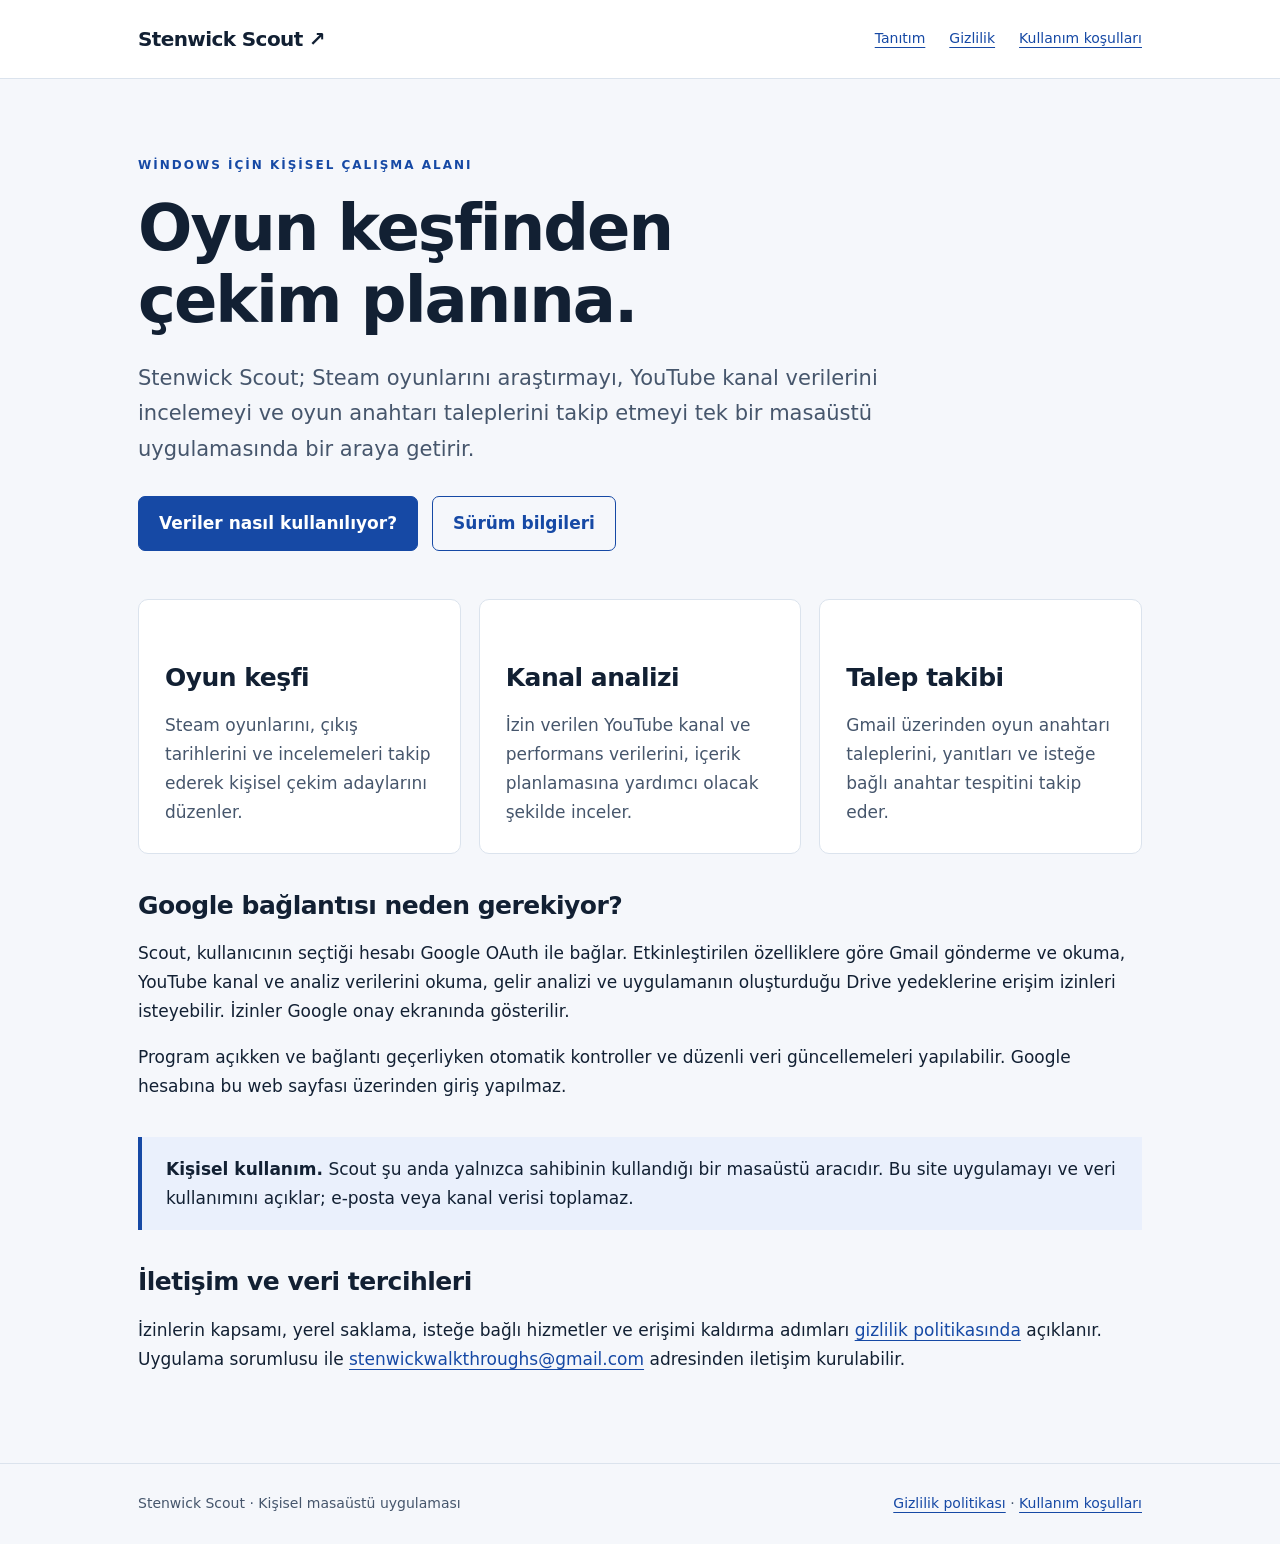
<file: docs/index.html>
<!doctype html>
<html lang="tr"><head><meta charset="utf-8"><meta name="viewport" content="width=device-width,initial-scale=1"><meta name="description" content="Stenwick Scout, oyun keşfi, YouTube kanal analizi ve oyun anahtarı taleplerini kişisel kullanım için bir araya getiren Windows masaüstü uygulamasıdır."><meta name="theme-color" content="#1649a5"><title>Kişisel oyun keşfi ve kanal analizi — Stenwick Scout</title><link rel="stylesheet" href="style.css"></head><body><a class="skip" href="#main">İçeriğe geç</a><header><div class="wrap"><a class="brand" href="./">Stenwick Scout<span aria-hidden="true"> ↗</span></a><nav aria-label="Ana menü"><a href="./">Tanıtım</a><a href="privacy.html">Gizlilik</a><a href="terms.html">Kullanım koşulları</a></nav></div></header><main id="main"><div class="wrap"><p class="eyebrow">Windows için kişisel çalışma alanı</p><h1>Oyun keşfinden<br>çekim planına.</h1><p class="intro">Stenwick Scout; Steam oyunlarını araştırmayı, YouTube kanal verilerini incelemeyi ve oyun anahtarı taleplerini takip etmeyi tek bir masaüstü uygulamasında bir araya getirir.</p><div class="actions"><a class="button primary" href="privacy.html">Veriler nasıl kullanılıyor?</a><a class="button" href="https://github.com/EmreGUNDOGAN/StenwickScout-surumler">Sürüm bilgileri</a></div><section class="grid" aria-label="Temel özellikler"><article class="card"><h2>Oyun keşfi</h2><p>Steam oyunlarını, çıkış tarihlerini ve incelemeleri takip ederek kişisel çekim adaylarını düzenler.</p></article><article class="card"><h2>Kanal analizi</h2><p>İzin verilen YouTube kanal ve performans verilerini, içerik planlamasına yardımcı olacak şekilde inceler.</p></article><article class="card"><h2>Talep takibi</h2><p>Gmail üzerinden oyun anahtarı taleplerini, yanıtları ve isteğe bağlı anahtar tespitini takip eder.</p></article></section><section><h2>Google bağlantısı neden gerekiyor?</h2><p>Scout, kullanıcının seçtiği hesabı Google OAuth ile bağlar. Etkinleştirilen özelliklere göre Gmail gönderme ve okuma, YouTube kanal ve analiz verilerini okuma, gelir analizi ve uygulamanın oluşturduğu Drive yedeklerine erişim izinleri isteyebilir. İzinler Google onay ekranında gösterilir.</p><p>Program açıkken ve bağlantı geçerliyken otomatik kontroller ve düzenli veri güncellemeleri yapılabilir. Google hesabına bu web sayfası üzerinden giriş yapılmaz.</p></section><aside class="note"><strong>Kişisel kullanım.</strong> Scout şu anda yalnızca sahibinin kullandığı bir masaüstü aracıdır. Bu site uygulamayı ve veri kullanımını açıklar; e-posta veya kanal verisi toplamaz.</aside><section><h2>İletişim ve veri tercihleri</h2><p>İzinlerin kapsamı, yerel saklama, isteğe bağlı hizmetler ve erişimi kaldırma adımları <a href="privacy.html">gizlilik politikasında</a> açıklanır. Uygulama sorumlusu ile <a href="mailto:stenwickwalkthroughs@gmail.com">stenwickwalkthroughs@gmail.com</a> adresinden iletişim kurulabilir.</p></section></div></main><footer><div class="wrap"><span>Stenwick Scout · Kişisel masaüstü uygulaması</span><span><a href="privacy.html">Gizlilik politikası</a> · <a href="terms.html">Kullanım koşulları</a></span></div></footer></body></html>
</file>
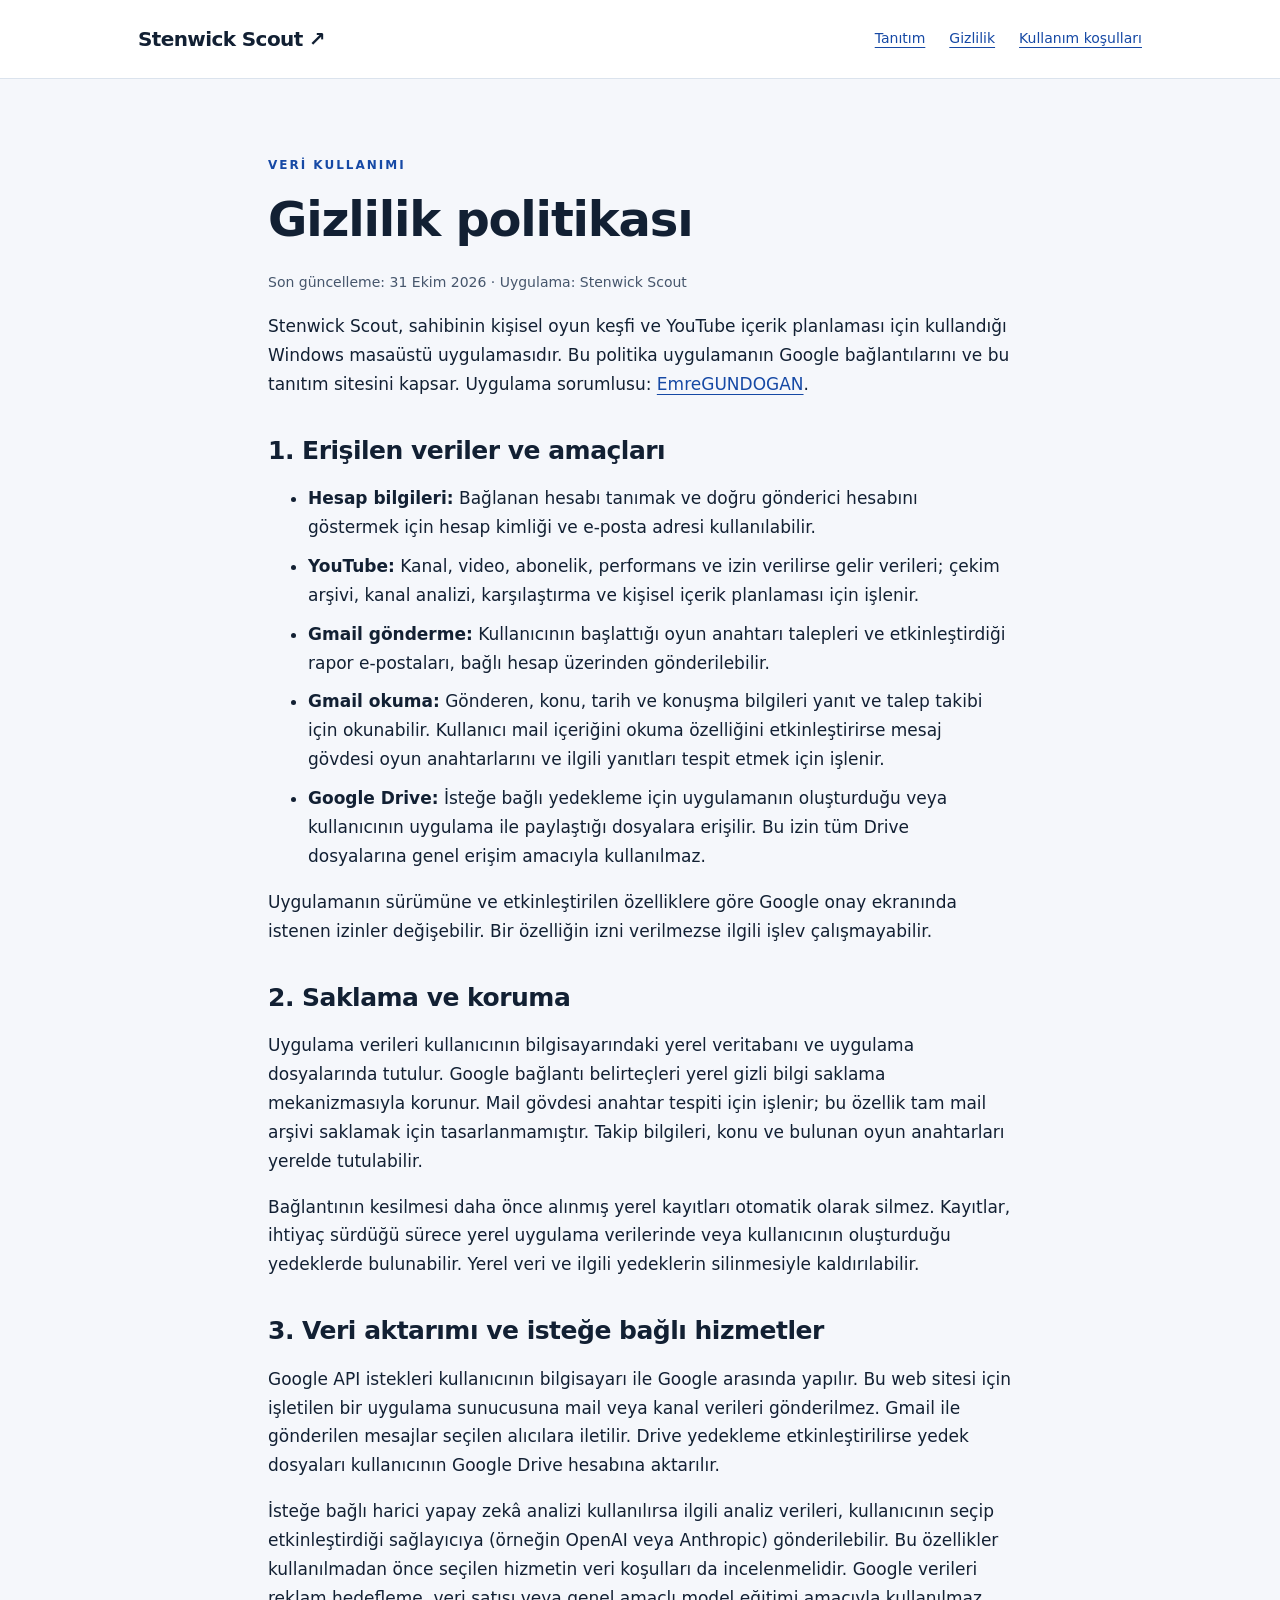
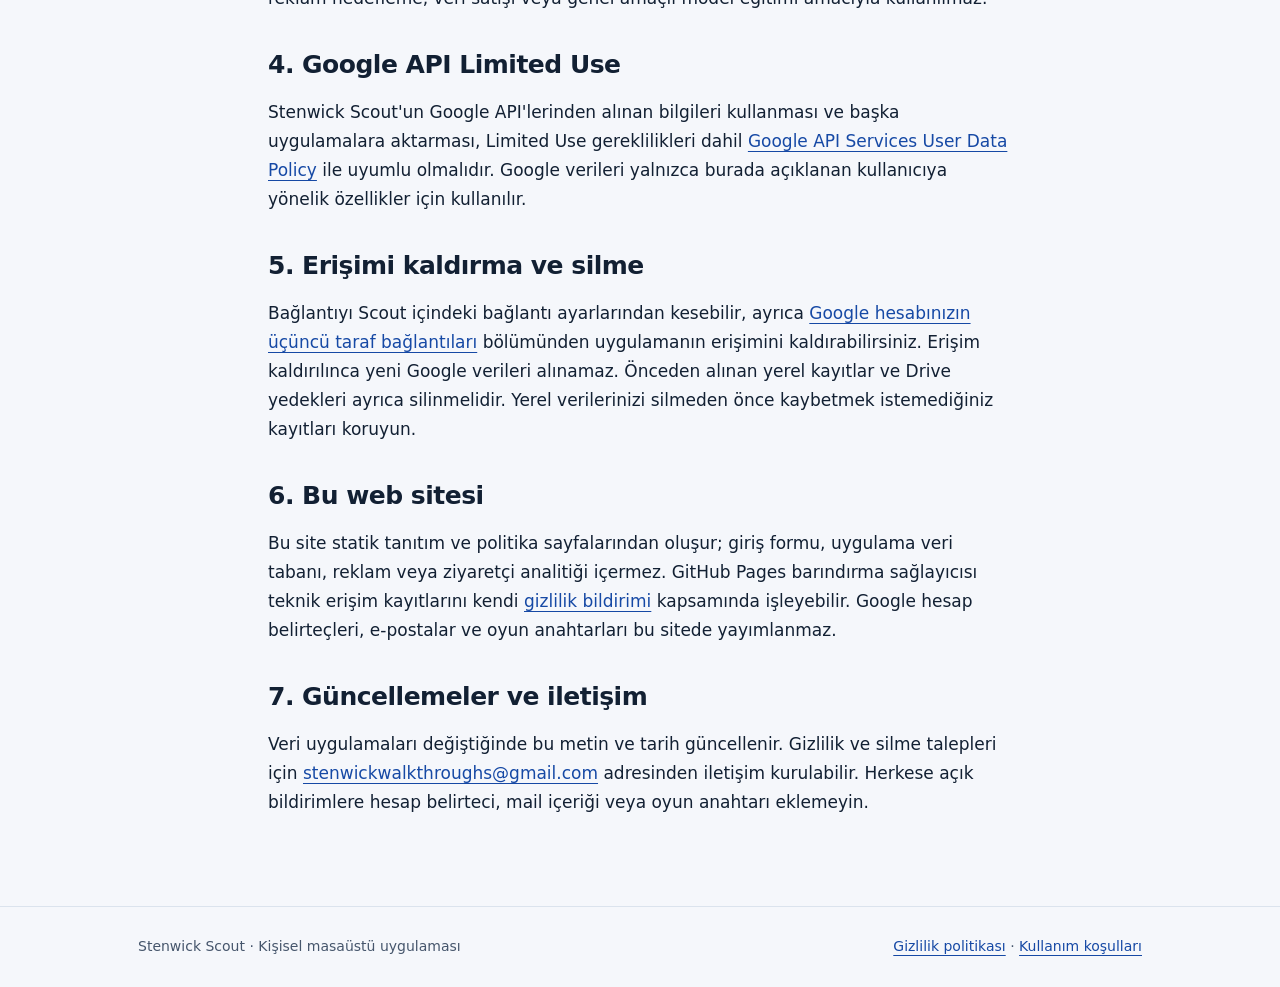
<file: docs/privacy.html>
<!doctype html>
<html lang="tr"><head><meta charset="utf-8"><meta name="viewport" content="width=device-width,initial-scale=1"><meta name="description" content="Stenwick Scout'un Google kullanıcı verilerine erişimini, kullanım amaçlarını, yerel saklamayı ve isteğe bağlı hizmetlerini açıklayan gizlilik politikası."><meta name="theme-color" content="#1649a5"><title>Gizlilik politikası — Stenwick Scout</title><link rel="stylesheet" href="style.css"></head><body><a class="skip" href="#main">İçeriğe geç</a><header><div class="wrap"><a class="brand" href="./">Stenwick Scout<span aria-hidden="true"> ↗</span></a><nav aria-label="Ana menü"><a href="./">Tanıtım</a><a href="privacy.html">Gizlilik</a><a href="terms.html">Kullanım koşulları</a></nav></div></header><main id="main"><div class="wrap document"><p class="eyebrow">Veri kullanımı</p><h1>Gizlilik politikası</h1><p class="meta">Son güncelleme: 31 Ekim 2026 · Uygulama: Stenwick Scout</p><p>Stenwick Scout, sahibinin kişisel oyun keşfi ve YouTube içerik planlaması için kullandığı Windows masaüstü uygulamasıdır. Bu politika uygulamanın Google bağlantılarını ve bu tanıtım sitesini kapsar. Uygulama sorumlusu: <a href="https://github.com/EmreGUNDOGAN">EmreGUNDOGAN</a>.</p><h2>1. Erişilen veriler ve amaçları</h2><ul><li><strong>Hesap bilgileri:</strong> Bağlanan hesabı tanımak ve doğru gönderici hesabını göstermek için hesap kimliği ve e-posta adresi kullanılabilir.</li><li><strong>YouTube:</strong> Kanal, video, abonelik, performans ve izin verilirse gelir verileri; çekim arşivi, kanal analizi, karşılaştırma ve kişisel içerik planlaması için işlenir.</li><li><strong>Gmail gönderme:</strong> Kullanıcının başlattığı oyun anahtarı talepleri ve etkinleştirdiği rapor e-postaları, bağlı hesap üzerinden gönderilebilir.</li><li><strong>Gmail okuma:</strong> Gönderen, konu, tarih ve konuşma bilgileri yanıt ve talep takibi için okunabilir. Kullanıcı mail içeriğini okuma özelliğini etkinleştirirse mesaj gövdesi oyun anahtarlarını ve ilgili yanıtları tespit etmek için işlenir.</li><li><strong>Google Drive:</strong> İsteğe bağlı yedekleme için uygulamanın oluşturduğu veya kullanıcının uygulama ile paylaştığı dosyalara erişilir. Bu izin tüm Drive dosyalarına genel erişim amacıyla kullanılmaz.</li></ul><p>Uygulamanın sürümüne ve etkinleştirilen özelliklere göre Google onay ekranında istenen izinler değişebilir. Bir özelliğin izni verilmezse ilgili işlev çalışmayabilir.</p><h2>2. Saklama ve koruma</h2><p>Uygulama verileri kullanıcının bilgisayarındaki yerel veritabanı ve uygulama dosyalarında tutulur. Google bağlantı belirteçleri yerel gizli bilgi saklama mekanizmasıyla korunur. Mail gövdesi anahtar tespiti için işlenir; bu özellik tam mail arşivi saklamak için tasarlanmamıştır. Takip bilgileri, konu ve bulunan oyun anahtarları yerelde tutulabilir.</p><p>Bağlantının kesilmesi daha önce alınmış yerel kayıtları otomatik olarak silmez. Kayıtlar, ihtiyaç sürdüğü sürece yerel uygulama verilerinde veya kullanıcının oluşturduğu yedeklerde bulunabilir. Yerel veri ve ilgili yedeklerin silinmesiyle kaldırılabilir.</p><h2>3. Veri aktarımı ve isteğe bağlı hizmetler</h2><p>Google API istekleri kullanıcının bilgisayarı ile Google arasında yapılır. Bu web sitesi için işletilen bir uygulama sunucusuna mail veya kanal verileri gönderilmez. Gmail ile gönderilen mesajlar seçilen alıcılara iletilir. Drive yedekleme etkinleştirilirse yedek dosyaları kullanıcının Google Drive hesabına aktarılır.</p><p>İsteğe bağlı harici yapay zekâ analizi kullanılırsa ilgili analiz verileri, kullanıcının seçip etkinleştirdiği sağlayıcıya (örneğin OpenAI veya Anthropic) gönderilebilir. Bu özellikler kullanılmadan önce seçilen hizmetin veri koşulları da incelenmelidir. Google verileri reklam hedefleme, veri satışı veya genel amaçlı model eğitimi amacıyla kullanılmaz.</p><h2>4. Google API Limited Use</h2><p>Stenwick Scout'un Google API'lerinden alınan bilgileri kullanması ve başka uygulamalara aktarması, Limited Use gereklilikleri dahil <a href="https://developers.google.com/terms/api-services-user-data-policy">Google API Services User Data Policy</a> ile uyumlu olmalıdır. Google verileri yalnızca burada açıklanan kullanıcıya yönelik özellikler için kullanılır.</p><h2>5. Erişimi kaldırma ve silme</h2><p>Bağlantıyı Scout içindeki bağlantı ayarlarından kesebilir, ayrıca <a href="https://myaccount.google.com/connections">Google hesabınızın üçüncü taraf bağlantıları</a> bölümünden uygulamanın erişimini kaldırabilirsiniz. Erişim kaldırılınca yeni Google verileri alınamaz. Önceden alınan yerel kayıtlar ve Drive yedekleri ayrıca silinmelidir. Yerel verilerinizi silmeden önce kaybetmek istemediğiniz kayıtları koruyun.</p><h2>6. Bu web sitesi</h2><p>Bu site statik tanıtım ve politika sayfalarından oluşur; giriş formu, uygulama veri tabanı, reklam veya ziyaretçi analitiği içermez. GitHub Pages barındırma sağlayıcısı teknik erişim kayıtlarını kendi <a href="https://docs.github.com/en/site-policy/privacy-policies/github-general-privacy-statement">gizlilik bildirimi</a> kapsamında işleyebilir. Google hesap belirteçleri, e-postalar ve oyun anahtarları bu sitede yayımlanmaz.</p><h2>7. Güncellemeler ve iletişim</h2><p>Veri uygulamaları değiştiğinde bu metin ve tarih güncellenir. Gizlilik ve silme talepleri için <a href="mailto:stenwickwalkthroughs@gmail.com">stenwickwalkthroughs@gmail.com</a> adresinden iletişim kurulabilir. Herkese açık bildirimlere hesap belirteci, mail içeriği veya oyun anahtarı eklemeyin.</p></div></main><footer><div class="wrap"><span>Stenwick Scout · Kişisel masaüstü uygulaması</span><span><a href="privacy.html">Gizlilik politikası</a> · <a href="terms.html">Kullanım koşulları</a></span></div></footer></body></html>
</file>
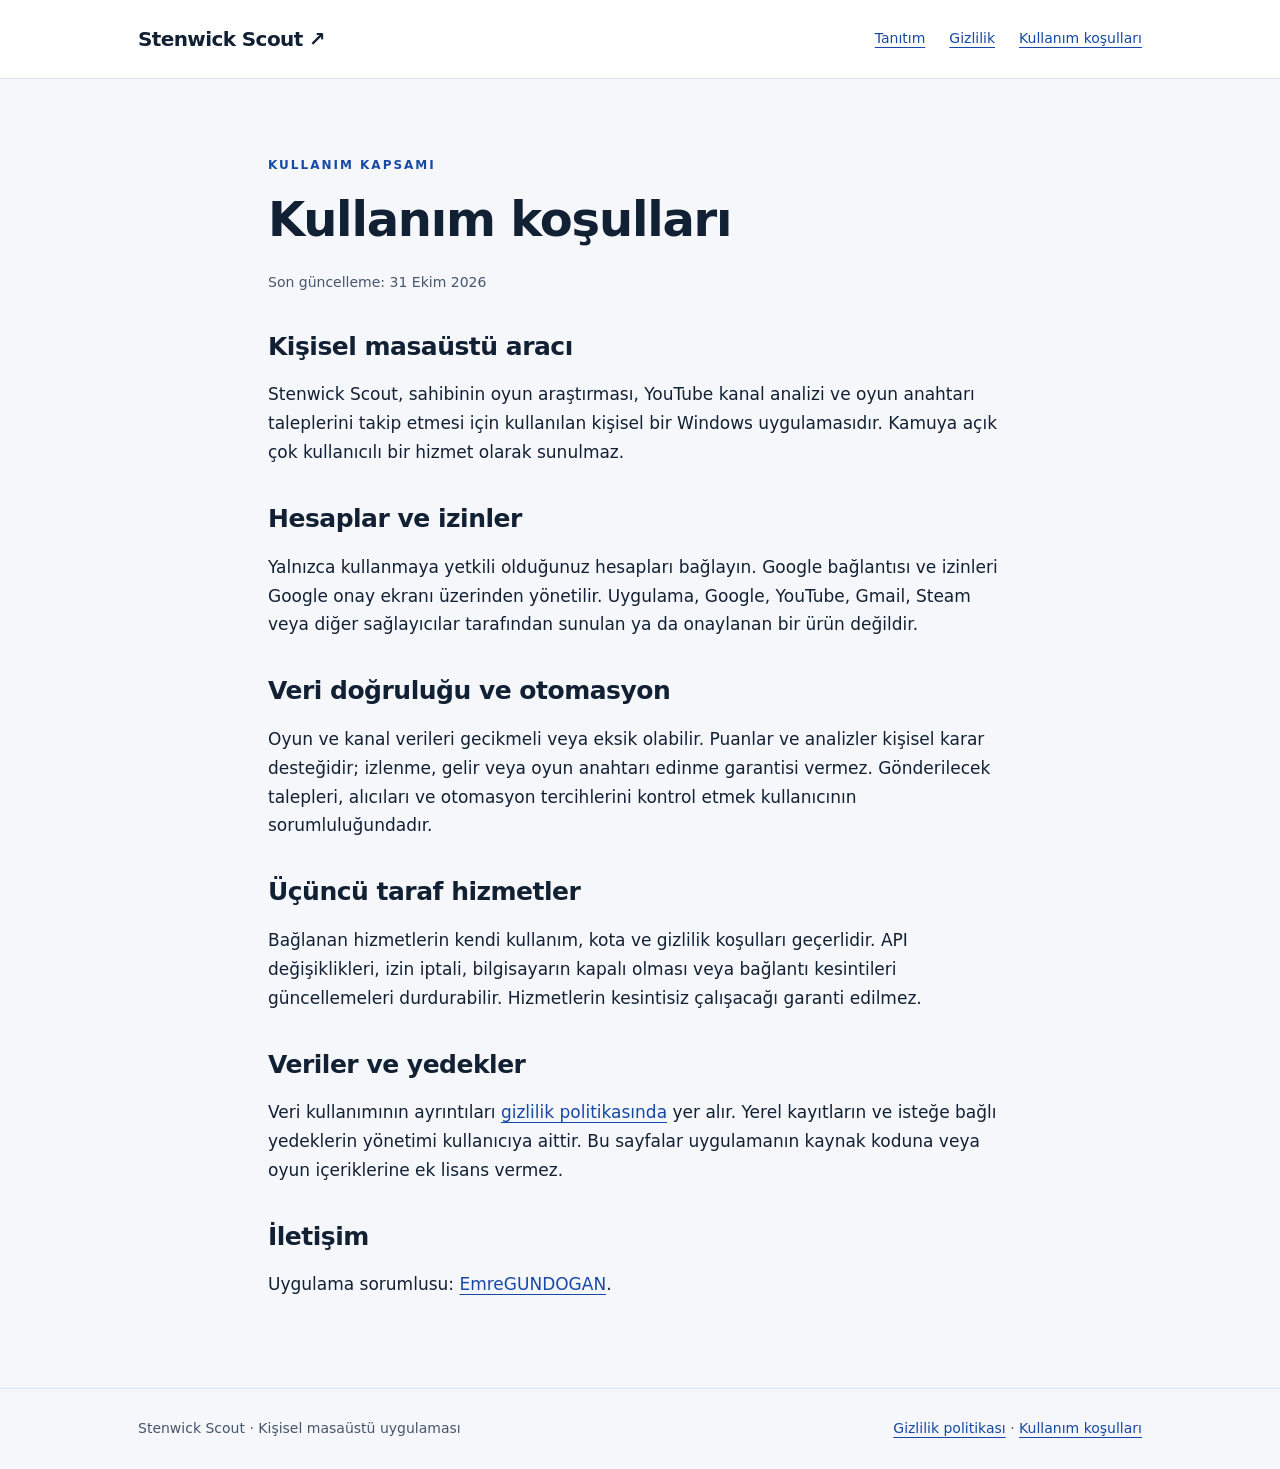
<file: docs/terms.html>
<!doctype html>
<html lang="tr"><head><meta charset="utf-8"><meta name="viewport" content="width=device-width,initial-scale=1"><meta name="description" content="Stenwick Scout kişisel masaüstü uygulamasının kullanım kapsamı ve üçüncü taraf hizmetlerine ilişkin bilgiler."><meta name="theme-color" content="#1649a5"><title>Kullanım koşulları — Stenwick Scout</title><link rel="stylesheet" href="style.css"></head><body><a class="skip" href="#main">İçeriğe geç</a><header><div class="wrap"><a class="brand" href="./">Stenwick Scout<span aria-hidden="true"> ↗</span></a><nav aria-label="Ana menü"><a href="./">Tanıtım</a><a href="privacy.html">Gizlilik</a><a href="terms.html">Kullanım koşulları</a></nav></div></header><main id="main"><div class="wrap document"><p class="eyebrow">Kullanım kapsamı</p><h1>Kullanım koşulları</h1><p class="meta">Son güncelleme: 31 Ekim 2026</p><h2>Kişisel masaüstü aracı</h2><p>Stenwick Scout, sahibinin oyun araştırması, YouTube kanal analizi ve oyun anahtarı taleplerini takip etmesi için kullanılan kişisel bir Windows uygulamasıdır. Kamuya açık çok kullanıcılı bir hizmet olarak sunulmaz.</p><h2>Hesaplar ve izinler</h2><p>Yalnızca kullanmaya yetkili olduğunuz hesapları bağlayın. Google bağlantısı ve izinleri Google onay ekranı üzerinden yönetilir. Uygulama, Google, YouTube, Gmail, Steam veya diğer sağlayıcılar tarafından sunulan ya da onaylanan bir ürün değildir.</p><h2>Veri doğruluğu ve otomasyon</h2><p>Oyun ve kanal verileri gecikmeli veya eksik olabilir. Puanlar ve analizler kişisel karar desteğidir; izlenme, gelir veya oyun anahtarı edinme garantisi vermez. Gönderilecek talepleri, alıcıları ve otomasyon tercihlerini kontrol etmek kullanıcının sorumluluğundadır.</p><h2>Üçüncü taraf hizmetler</h2><p>Bağlanan hizmetlerin kendi kullanım, kota ve gizlilik koşulları geçerlidir. API değişiklikleri, izin iptali, bilgisayarın kapalı olması veya bağlantı kesintileri güncellemeleri durdurabilir. Hizmetlerin kesintisiz çalışacağı garanti edilmez.</p><h2>Veriler ve yedekler</h2><p>Veri kullanımının ayrıntıları <a href="privacy.html">gizlilik politikasında</a> yer alır. Yerel kayıtların ve isteğe bağlı yedeklerin yönetimi kullanıcıya aittir. Bu sayfalar uygulamanın kaynak koduna veya oyun içeriklerine ek lisans vermez.</p><h2>İletişim</h2><p>Uygulama sorumlusu: <a href="https://github.com/EmreGUNDOGAN">EmreGUNDOGAN</a>.</p></div></main><footer><div class="wrap"><span>Stenwick Scout · Kişisel masaüstü uygulaması</span><span><a href="privacy.html">Gizlilik politikası</a> · <a href="terms.html">Kullanım koşulları</a></span></div></footer></body></html>
</file>
<file: docs/style.css>
:root{color-scheme:light;--ink:#122033;--muted:#46566c;--line:#dbe3ed;--blue:#1649a5;--paper:#f5f7fb}*{box-sizing:border-box}body{margin:0;background:var(--paper);color:var(--ink);font:17px/1.7 system-ui,-apple-system,"Segoe UI",sans-serif}a{color:var(--blue);text-underline-offset:4px}a:hover{text-decoration-thickness:2px}a:focus-visible{outline:3px solid #1649a5;outline-offset:5px;border-radius:2px}.wrap{max-width:1060px;margin:auto;padding:0 28px}header{border-bottom:1px solid var(--line);background:white}header .wrap{display:flex;align-items:center;justify-content:space-between;gap:20px;padding-top:22px;padding-bottom:22px}.brand{color:var(--ink);text-decoration:none;font-size:20px;font-weight:750;letter-spacing:-.6px}nav{display:flex;gap:24px;flex-wrap:wrap;font-size:14px}main{padding:64px 0 72px}.eyebrow{font-size:12px;letter-spacing:2px;text-transform:uppercase;font-weight:750;color:var(--blue)}h1{font-size:clamp(36px,6vw,64px);line-height:1.12;letter-spacing:-2px;max-width:820px;margin:18px 0 24px}h2{font-size:25px;line-height:1.3;letter-spacing:-.5px;margin:36px 0 12px}h3{font-size:20px;margin:0 0 10px}.intro{font-size:21px;max-width:760px;color:var(--muted)}.actions{display:flex;flex-wrap:wrap;gap:14px;margin:28px 0 48px}.button{display:inline-block;padding:12px 20px;border:1px solid var(--blue);border-radius:7px;text-decoration:none;font-weight:650}.primary{background:var(--blue);color:white}.grid{display:grid;grid-template-columns:repeat(3,1fr);gap:18px}.card{border:1px solid var(--line);border-radius:10px;background:white;padding:26px}.card p{color:var(--muted);margin-bottom:0}.note{border-left:4px solid var(--blue);padding:18px 24px;background:#eaf0fc;margin:36px 0}.document{max-width:800px}.document h1{font-size:clamp(34px,5vw,48px);letter-spacing:-1.2px}.meta{font-size:14px;color:var(--muted)}li{margin:10px 0}footer{border-top:1px solid var(--line);padding:28px 0;color:var(--muted);font-size:14px}footer .wrap{display:flex;justify-content:space-between;gap:20px;flex-wrap:wrap}.skip{position:absolute;top:-100px;left:16px;background:white;padding:10px;z-index:5}.skip:focus{top:10px}code{font-size:.85em;overflow-wrap:anywhere}p,a{overflow-wrap:anywhere}@media(max-width:700px){header .wrap{align-items:flex-start;flex-direction:column;gap:12px}.grid{grid-template-columns:1fr}.wrap{padding-left:20px;padding-right:20px}main{padding-top:38px}nav{gap:18px}.intro{font-size:19px}}
</file>
